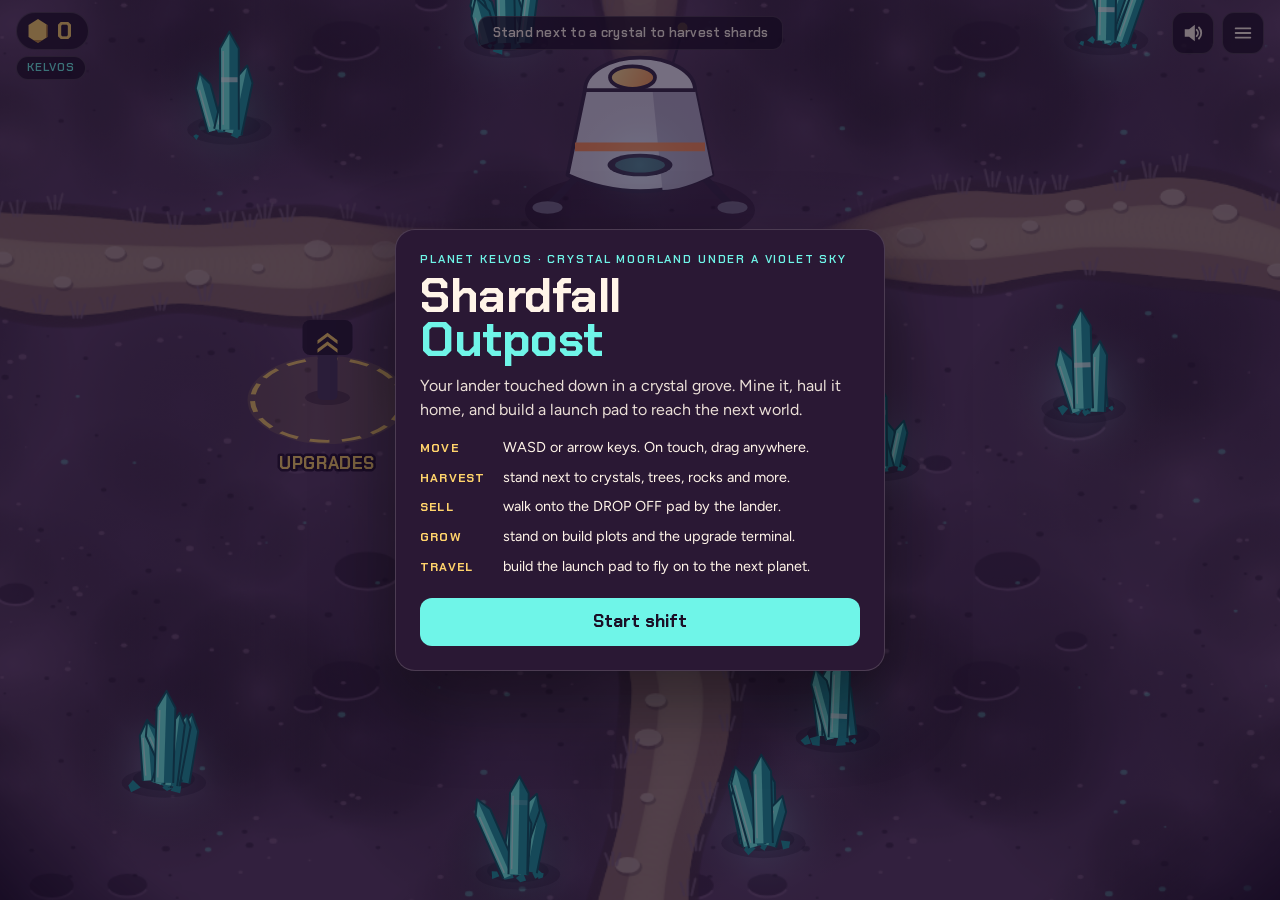
<file: index.html>
<!doctype html>
<html lang="en">
<head>
<meta charset="utf-8">
<meta name="viewport" content="width=device-width, initial-scale=1, viewport-fit=cover, user-scalable=no">
</head>
<body>
<!-- PAGE:START -->
<title>Shardfall Outpost</title>
<meta name="claude:viewport-fit-sides" content="cover">
<link rel="preconnect" href="https://fonts.googleapis.com">
<link rel="preconnect" href="https://fonts.gstatic.com" crossorigin>
<link rel="stylesheet" href="https://fonts.googleapis.com/css2?family=Chakra+Petch:wght@500;600;700&family=Figtree:wght@400;600&display=swap">
<link rel="stylesheet" href="css/style.css">

<div id="app">
  <canvas id="game" aria-label="Game view. Move with WASD, arrow keys, or drag anywhere."></canvas>

  <header id="hud">
    <div class="hud-left">
      <div id="credit-box" class="pill" title="Credits">
        <i class="coin" aria-hidden="true"></i><span id="credits">0</span>
      </div>
      <span id="planet-chip"></span>
    </div>
    <p id="goal" aria-live="polite"></p>
    <div class="hud-buttons">
      <button id="btn-build" class="icon-btn" type="button" aria-label="Build mode" aria-pressed="false" hidden>
        <svg viewBox="0 0 24 24" aria-hidden="true"><path d="M3 21l9-9M14 4l6 6-3 3-6-6z M12.5 5.5L10 3 7 6l2.5 2.5" fill="none"/></svg>
      </button>
      <button id="btn-sound" class="icon-btn" type="button" aria-label="Toggle sound" aria-pressed="true">
        <svg viewBox="0 0 24 24" aria-hidden="true"><path d="M4 9v6h4l5 4V5L8 9H4z"/><path class="wave" d="M16 8.5a5 5 0 0 1 0 7M18.5 6a8.5 8.5 0 0 1 0 12" fill="none"/><path class="cross" d="M16 9l6 6M22 9l-6 6" fill="none"/></svg>
      </button>
      <button id="btn-menu" class="icon-btn" type="button" aria-label="Menu">
        <svg viewBox="0 0 24 24" aria-hidden="true"><path d="M4 7h16M4 12h16M4 17h16" fill="none"/></svg>
      </button>
    </div>
  </header>

  <nav id="buildbar" hidden aria-label="Build tools">
    <p id="build-msg" aria-live="polite"></p>
    <div id="build-sub" class="build-row" hidden></div>
    <div id="build-tools" class="build-row"></div>
  </nav>

  <button id="prompt" type="button" hidden>
    <span class="prompt-dot" aria-hidden="true"></span>
    <span class="prompt-text"><small>Open</small><b id="prompt-title"></b></span>
    <kbd>E</kbd>
  </button>

  <section id="panel" class="sheet station" hidden aria-labelledby="panel-title">
    <div class="station-card">
      <header class="station-head">
        <div>
          <p class="eyebrow" id="panel-eyebrow"></p>
          <h2 id="panel-title"></h2>
        </div>
        <button id="btn-close-panel" class="icon-btn" type="button" aria-label="Close">
          <svg viewBox="0 0 24 24" aria-hidden="true"><path d="M6 6l12 12M18 6L6 18" fill="none"/></svg>
        </button>
      </header>
      <div id="panel-body"></div>
      <p class="panel-hint">Tap a card or press its number. Esc or walking away closes this.</p>
    </div>
  </section>

  <section id="menu" class="sheet" hidden>
    <div class="sheet-card">
      <h2>Outpost log</h2>
      <dl id="menu-stats"></dl>
      <p class="muted">Progress saves automatically in this browser.</p>
      <div class="row">
        <button id="btn-close-menu" class="btn primary" type="button">Back to work</button>
        <button id="btn-reset" class="btn ghost" type="button">Reset progress</button>
      </div>
      <div id="reset-confirm" hidden>
        <p>Erase every credit, upgrade and building?</p>
        <div class="row">
          <button id="btn-reset-yes" class="btn danger" type="button">Erase and restart</button>
          <button id="btn-reset-no" class="btn ghost" type="button">Keep playing</button>
        </div>
      </div>
    </div>
  </section>

  <section id="intro" class="sheet">
    <div class="sheet-card intro-card">
      <p class="eyebrow" id="intro-eyebrow">Planet Kelvos</p>
      <h1>Shardfall<br><span>Outpost</span></h1>
      <p id="intro-sub"></p>
      <ul class="how">
        <li><b>Move</b> WASD or arrow keys. On touch, drag anywhere.</li>
        <li><b>Harvest</b> stand next to crystals, trees, rocks and more.</li>
        <li><b>Sell</b> walk onto the DROP OFF pad by the lander.</li>
        <li><b>Grow</b> stand on build plots and the upgrade terminal.</li>
        <li><b>Travel</b> build the launch pad to fly on to the next planet.</li>
      </ul>
      <button id="btn-start" class="btn primary big" type="button">Start shift</button>
    </div>
  </section>

  <section id="arrive" class="sheet" hidden>
    <div class="sheet-card intro-card">
      <p class="eyebrow" id="arrive-eyebrow"></p>
      <h1 id="arrive-title"></h1>
      <p class="tag" id="arrive-tag"></p>
      <p id="arrive-sub"></p>
      <ul id="arrive-res" class="res-list"></ul>
      <p class="perks-title">You keep for good</p>
      <ul class="perks" id="arrive-perks"></ul>
      <button id="btn-arrive" class="btn primary big" type="button">Start building</button>
    </div>
  </section>
</div>

<script src="js/config.js"></script>
<script src="js/planets.js"></script>
<script src="js/audio.js"></script>
<script src="js/input.js"></script>
<script src="js/save.js"></script>
<script src="js/fx.js"></script>
<script src="js/biomes.js"></script>
<script src="js/world.js"></script>
<script src="js/render.js"></script>
<script src="js/art-far.js"></script>
<script src="js/home.js"></script>
<script src="js/hub.js"></script>
<script src="js/smelter.js"></script>
<script src="js/food.js"></script>
<script src="js/haulers.js"></script>
<script src="js/research.js"></script>
<script src="js/fleet.js"></script>
<script src="js/starmap.js"></script>
<script src="js/fuel.js"></script>
<script src="js/contracts.js"></script>
<script src="js/factory.js"></script>
<script src="js/ui.js"></script>
<script src="js/game.js"></script>
<script>SF.boot();</script>
<!-- PAGE:END -->
</body>
</html>
</file>
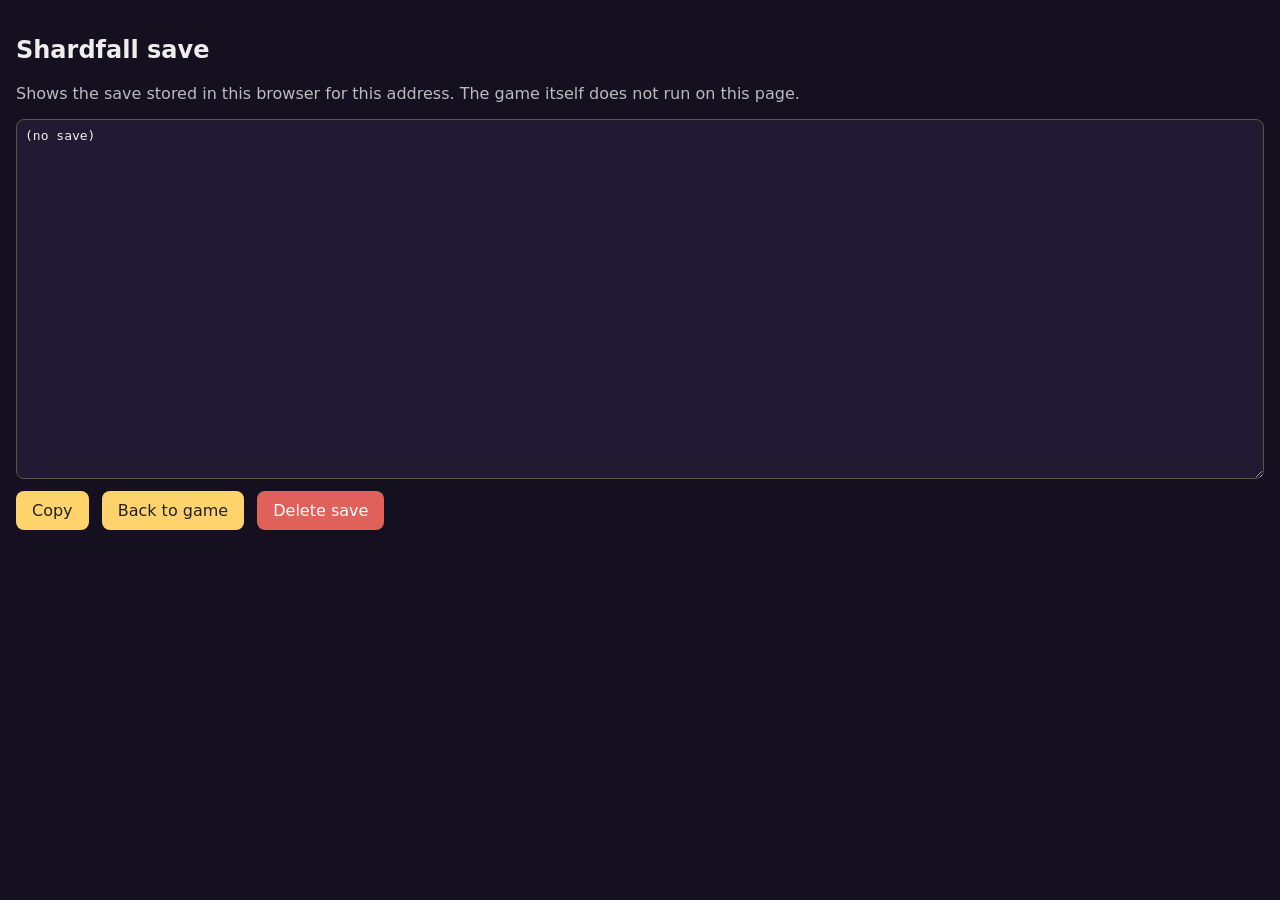
<file: save.html>
<!doctype html>
<html lang="de">
<head>
<meta charset="utf-8">
<meta name="viewport" content="width=device-width, initial-scale=1">
<title>Shardfall save</title>
<style>
  body { font: 16px system-ui, sans-serif; background: #14101f; color: #eee; margin: 0; padding: 16px; }
  textarea { width: 100%; height: 40vh; box-sizing: border-box; font: 13px monospace; background: #221a33; color: #eee; border: 1px solid #554; border-radius: 8px; padding: 8px; }
  button { font: inherit; padding: 10px 16px; margin: 8px 8px 0 0; border-radius: 8px; border: 0; background: #ffd36b; color: #222; }
  button.warn { background: #e0605a; color: #fff; }
  p { color: #bbb; }
</style>
</head>
<body>
<h2>Shardfall save</h2>
<p>Shows the save stored in this browser for this address. The game itself does not run on this page.</p>
<textarea id="t" readonly></textarea>
<div>
  <button id="copy">Copy</button>
  <a href="./"><button>Back to game</button></a>
  <button id="del" class="warn">Delete save</button>
</div>
<p id="msg"></p>
<script>
  const KEY = 'shardfall-outpost-v1';
  const t = document.getElementById('t'), msg = document.getElementById('msg');
  let raw = null;
  try { raw = localStorage.getItem(KEY); } catch (e) { msg.textContent = 'Storage blocked: ' + e; }
  t.value = raw || '(no save)';
  document.getElementById('copy').onclick = async () => {
    try { await navigator.clipboard.writeText(t.value); msg.textContent = 'Copied.'; }
    catch (e) { t.select(); document.execCommand('copy'); msg.textContent = 'Copied.'; }
  };
  document.getElementById('del').onclick = () => {
    if (!confirm('Really delete the save in this browser?')) return;
    try { localStorage.removeItem(KEY); t.value = '(no save)'; msg.textContent = 'Deleted.'; } catch (e) { msg.textContent = String(e); }
  };
</script>
</body>
</html>
</file>
<file: css/style.css>
/* Layout: full-bleed canvas, HUD floats over the top edge, panels rise from the bottom.
   One committed look (dusk on an alien world), so no light theme. */
:root {
  --night: #1b0f26;      /* deepest backdrop */
  --dusk: #2a1834;       /* panel ground */
  --sand: #fff4e8;       /* text on dark */
  --shard: #6ff5e8;      /* crystal cyan, the UI accent */
  --accent: #6ff5e8;     /* current planet's colour, set by the game */
  --credit: #ffd36b;     /* currency gold */
  --ember: #ff8f5a;      /* warnings and suit stripes */
  --line: rgba(255, 244, 232, 0.16);
  --glass: rgba(27, 15, 38, 0.78);
  --display: "Chakra Petch", "Trebuchet MS", sans-serif;
  --body: "Figtree", "Segoe UI", system-ui, sans-serif;
  color-scheme: dark;
}

[hidden] { display: none !important; }
html, body { height: 100%; }
body {
  margin: 0; overflow: hidden;
  background: var(--night); color: var(--sand);
  font-family: var(--body);
  -webkit-tap-highlight-color: transparent;
  touch-action: manipulation; user-select: none; -webkit-user-select: none;
}

#app { position: fixed; inset: 0; }
#game { position: absolute; inset: 0; width: 100%; height: 100%; display: block; touch-action: none; cursor: crosshair; }

/* ---------- HUD ---------- */
#hud {
  position: absolute; left: 0; right: 0; top: 0;
  display: grid; grid-template-columns: auto 1fr auto; align-items: start; gap: 12px;
  padding-top: calc(12px + env(safe-area-inset-top, 0px));
  padding-left: max(16px, env(safe-area-inset-left, 0px));
  padding-right: max(16px, env(safe-area-inset-right, 0px));
  pointer-events: none;
}
#hud > * { pointer-events: auto; }

.hud-left { display: flex; flex-direction: column; align-items: flex-start; gap: 6px; }
#planet-chip {
  padding: 3px 10px; border-radius: 999px; background: var(--glass); border: 1px solid var(--line);
  font: 600 0.72rem/1.4 var(--display); letter-spacing: 0.08em; text-transform: uppercase; color: var(--accent);
}
.pill {
  display: inline-flex; align-items: center; gap: 8px;
  padding: 6px 16px 6px 10px; border-radius: 999px;
  background: var(--glass); border: 1px solid var(--line);
  font: 700 1.5rem/1 var(--display); font-variant-numeric: tabular-nums;
  color: var(--credit); transform-origin: left center; justify-self: start;
  backdrop-filter: blur(6px); -webkit-backdrop-filter: blur(6px);
}

.coin {
  display: inline-block; width: 1em; height: 1em; flex: none;
  background: var(--credit);
  clip-path: polygon(50% 0, 93% 25%, 93% 75%, 50% 100%, 7% 75%, 7% 25%);
  box-shadow: inset -3px -3px 0 rgba(138, 77, 18, 0.55);
}
.pill .coin { width: 22px; height: 24px; }

#goal {
  justify-self: center; margin: 4px 0 0; max-width: 38ch; min-width: 0;
  padding: 7px 14px; border-radius: 10px;
  background: var(--glass); border: 1px solid var(--line);
  font: 600 0.82rem/1.35 var(--display); letter-spacing: 0.02em; text-align: center;
  text-wrap: balance; pointer-events: none !important;
}

.hud-buttons { display: flex; gap: 8px; }
.icon-btn {
  width: 42px; height: 42px; border-radius: 12px; display: grid; place-items: center;
  background: var(--glass); border: 1px solid var(--line); color: var(--sand); cursor: pointer;
}
.icon-btn svg { width: 22px; height: 22px; fill: currentColor; stroke: currentColor; stroke-width: 2; stroke-linecap: round; }
.icon-btn .cross { display: none; }
.icon-btn.off .wave { display: none; }
.icon-btn.off .cross { display: inline; }
.icon-btn.off { color: rgba(255, 244, 232, 0.5); }

button:focus-visible { outline: 3px solid var(--shard); outline-offset: 2px; }

/* ---------- "Open" prompt and station popup ---------- */
#prompt {
  position: absolute; left: 50%; bottom: calc(22px + env(safe-area-inset-bottom, 0px)); transform: translateX(-50%);
  display: inline-flex; align-items: center; gap: 12px; padding: 10px 12px 10px 16px; border-radius: 999px;
  background: var(--glass); border: 1.5px solid var(--accent); color: var(--sand); cursor: pointer;
  backdrop-filter: blur(8px); -webkit-backdrop-filter: blur(8px);
  box-shadow: 0 10px 30px rgba(0, 0, 0, 0.35), 0 0 0 4px rgba(255, 255, 255, 0.04);
  animation: prompt-in 0.25s cubic-bezier(.2, 1.4, .4, 1);
}
#prompt:hover { background: rgba(42, 24, 52, 0.92); }
#prompt:active { transform: translateX(-50%) scale(0.96); }
.prompt-dot { width: 10px; height: 10px; border-radius: 50%; background: var(--accent); box-shadow: 0 0 12px var(--accent); animation: pulse 1.4s infinite; }
.prompt-text { display: grid; text-align: left; }
.prompt-text small { font: 600 0.65rem/1 var(--display); letter-spacing: 0.14em; text-transform: uppercase; opacity: 0.7; }
.prompt-text b { font: 700 1.1rem/1.2 var(--display); }
#prompt kbd { display: grid; place-items: center; width: 30px; height: 30px; border-radius: 9px; background: var(--accent); color: var(--night); font: 700 0.9rem/1 var(--display); }
@media (hover: none) { #prompt kbd { display: none; } #prompt { padding: 14px 22px; } }
@keyframes prompt-in { from { opacity: 0; transform: translate(-50%, 16px); } }
@keyframes pulse { 50% { opacity: 0.45; } }

#panel.station { z-index: 5; grid-template-rows: minmax(0, 1fr); }
#panel { touch-action: pan-y; }
#panel-body { overscroll-behavior: contain; -webkit-overflow-scrolling: touch; touch-action: pan-y; }
.station-card {
  position: relative; display: flex; flex-direction: column;
  width: min(940px, 100%); max-height: calc(100vh - 40px); max-height: calc(100dvh - 40px - env(safe-area-inset-top, 0px) - env(safe-area-inset-bottom, 0px));
  padding: 20px 20px 12px; border-radius: 22px;
  background: linear-gradient(180deg, rgba(255, 244, 232, 0.05), transparent 120px), var(--dusk);
  border: 1px solid var(--line); border-top: 3px solid var(--accent);
  box-shadow: 0 30px 80px rgba(0, 0, 0, 0.5);
  transform: translateY(18px) scale(0.98); opacity: 0;
  transition: transform 0.24s cubic-bezier(.2, 1.3, .4, 1), opacity 0.18s;
}
#panel.open .station-card { transform: none; opacity: 1; }
.station-head { display: flex; justify-content: space-between; align-items: flex-start; gap: 12px; margin: 0 2px 14px; }
.station-head .eyebrow { margin-bottom: 6px; color: var(--accent); }
#panel h2 { margin: 0; font: 700 1.7rem/1 var(--display); color: var(--sand); }
#panel-body { flex: 1; min-height: 0; overflow-y: auto; display: grid; grid-template-columns: repeat(auto-fill, minmax(250px, 1fr)); gap: 12px; padding: 2px 4px 4px 2px; }
.panel-hint { margin: 10px 4px 0; font-size: 0.75rem; opacity: 0.6; }

/* storage overview */
.card.storage { gap: 6px; }
.store-top { display: flex; align-items: baseline; gap: 12px; flex-wrap: wrap; }
.store-top .card-name { padding-right: 0; }
.store { display: grid; gap: 14px; margin-top: 6px; }
.store-group h3 { margin: 0 0 8px; font: 700 0.72rem/1 var(--display); letter-spacing: 0.14em; text-transform: uppercase; color: var(--tint); }
.tiles { display: grid; grid-template-columns: repeat(auto-fill, minmax(150px, 1fr)); gap: 8px; }
.tile {
  position: relative; display: grid; grid-template-columns: 44px 1fr; grid-template-rows: auto auto auto; column-gap: 8px; align-items: center;
  padding: 8px 10px 9px 6px; border-radius: 12px;
  background: linear-gradient(135deg, color-mix(in srgb, var(--tint) 14%, transparent), rgba(255, 244, 232, 0.04));
  border: 1px solid color-mix(in srgb, var(--tint) 30%, transparent);
}
.tile img { grid-row: 1 / 4; width: 44px; height: 44px; filter: drop-shadow(0 3px 4px rgba(0, 0, 0, 0.35)); }
.t-name { font-size: 0.78rem; opacity: 0.85; white-space: nowrap; overflow: hidden; text-overflow: ellipsis; }
.t-num b { font: 700 1.3rem/1.1 var(--display); font-variant-numeric: tabular-nums; }
.t-num small { margin-left: 2px; font: 600 0.75rem/1 var(--display); opacity: 0.55; }
.tile .bar, .meter .bar { display: block; height: 5px; border-radius: 3px; background: rgba(255, 244, 232, 0.1); overflow: hidden; margin-top: 4px; }
.tile .bar i { display: block; height: 100%; border-radius: 3px; background: var(--tint); transition: width 0.3s; }
.tile .bar[hidden] { display: none; }
.tile.empty { opacity: 0.4; filter: saturate(0.4); }
.tile.full { border-color: var(--credit); }
.tile.full .t-num b { color: var(--credit); }
.t-tag { grid-column: 2; margin-top: 4px; font: 700 0.62rem/1 var(--display); letter-spacing: 0.04em; text-transform: uppercase; color: #ffb340; }
.t-tag:empty { display: none; }
.tile.tap { cursor: pointer; }
.tile.tap:hover { border-color: color-mix(in srgb, var(--tint) 70%, transparent); }
.tile.selling { border-color: #ff5a5a; box-shadow: 0 0 0 1px #ff5a5a inset; animation: sell-blink 1s ease-in-out infinite; }
.tile.selling .t-tag { color: #ff6b6b; }
@keyframes sell-blink { 50% { box-shadow: 0 0 10px 1px rgba(255, 90, 90, 0.45) inset; } }
.contract { display: grid; grid-template-columns: 44px 1fr auto; gap: 4px 10px; align-items: center; }
.contract img { width: 44px; height: 44px; grid-row: 1 / 3; }
.contract .c-pay { font: 700 1.05rem/1 var(--display); color: var(--credit); }
.contract .job-chip:disabled { opacity: 0.5; cursor: default; }
.contract .c-row { display: flex; gap: 6px; grid-column: 3; grid-row: 1 / 3; }
.store-empty { margin: 4px 0; opacity: 0.7; font-size: 0.85rem; }
.meters { display: grid; gap: 10px; margin: 6px 0 4px; }
.meter { display: grid; grid-template-columns: 1fr auto; column-gap: 10px; }
.m-label { font: 600 0.85rem/1.2 var(--display); }
.m-val { font: 600 0.78rem/1.2 var(--display); opacity: 0.75; font-variant-numeric: tabular-nums; }
.meter .bar { grid-column: 1 / -1; height: 8px; }
.meter .bar i { display: block; height: 100%; border-radius: 4px; transition: width 0.3s; }

.card {
  position: relative; display: grid; gap: 4px; align-content: start; text-align: left;
  padding: 12px; border-radius: 12px; min-width: 0;
  background: rgba(255, 244, 232, 0.06); border: 1px solid var(--line); color: var(--sand);
  font-family: var(--body); cursor: pointer;
  transition: transform 0.1s, background 0.15s;
}
.card.wide { grid-column: 1 / -1; }
#panel-body.single { grid-template-columns: 1fr; }
.card.info { cursor: default; }
.card.info .res-list { margin: 4px 0; }
.card.travel { border-color: var(--tint, var(--line)); }
.card.travel .card-name { color: var(--tint, var(--sand)); }
.card.launch { background: rgba(255, 211, 107, 0.16); border-color: var(--credit); }
.card.launch .card-name { font-size: 1.25rem; color: var(--credit); }
.card:hover:not(:disabled) { background: rgba(255, 244, 232, 0.11); }
.card:active:not(:disabled) { transform: scale(0.97); }
.card-key {
  position: absolute; top: 10px; right: 10px; width: 20px; height: 20px; border-radius: 6px;
  display: grid; place-items: center; font: 700 0.7rem/1 var(--display); background: var(--line);
}
.card-name { font: 700 1rem/1.15 var(--display); padding-right: 24px; }
.card-lvl { font: 600 0.75rem/1 var(--display); color: var(--shard); letter-spacing: 0.04em; }
.card-eff { font-size: 0.78rem; line-height: 1.3; opacity: 0.8; min-height: 2.6em; }
.card-cost { display: inline-flex; align-items: center; gap: 6px; margin-top: 4px; font: 700 1.15rem/1 var(--display); color: var(--credit); font-variant-numeric: tabular-nums; }
.card-cost .coin { width: 15px; height: 16px; }
.card.poor .card-cost { color: var(--ember); }
.card.poor { opacity: 0.75; }
.card:disabled { opacity: 0.5; cursor: default; }
.card.bought { animation: bought 0.45s ease-out; }
.card.denied { animation: denied 0.3s; }
@keyframes bought { 0% { background: rgba(255, 211, 107, 0.45); transform: scale(1.05); } 100% { background: rgba(255, 244, 232, 0.06); transform: scale(1); } }
@keyframes denied { 25% { transform: translateX(-5px); } 75% { transform: translateX(5px); } }

/* ---------- overlays ---------- */
.sheet {
  position: absolute; inset: 0; display: grid; place-items: center;
  padding-block: calc(16px + env(safe-area-inset-top, 0px)) calc(16px + env(safe-area-inset-bottom, 0px));
  padding-left: max(16px, env(safe-area-inset-left, 0px));
  padding-right: max(16px, env(safe-area-inset-right, 0px));
  background: rgba(18, 8, 30, 0.55);
  transition: opacity 0.4s;
}
.sheet.gone { opacity: 0; pointer-events: none; }
.sheet-card {
  width: min(440px, 100%); max-height: 100%; overflow: auto;
  padding: 24px; border-radius: 20px;
  background: var(--dusk); border: 1px solid var(--line);
  box-shadow: 0 30px 80px rgba(0, 0, 0, 0.45);
}
.sheet-card h2 { margin: 0 0 14px; font: 700 1.3rem/1.1 var(--display); }
.eyebrow { margin: 0 0 8px; font: 600 0.72rem/1 var(--display); letter-spacing: 0.16em; text-transform: uppercase; color: var(--shard); }
.intro-card h1 { margin: 0 0 12px; font: 700 3rem/0.92 var(--display); letter-spacing: -0.01em; text-wrap: balance; }
.intro-card h1 span { color: var(--shard); }
#intro-sub, #arrive-sub { margin: 0 0 16px; line-height: 1.5; opacity: 0.9; }
.tag { margin: -4px 0 12px; font: 600 0.95rem/1.3 var(--display); color: var(--accent); }
.res-list { list-style: none; margin: 0 0 14px; padding: 0; display: flex; flex-wrap: wrap; gap: 6px; }
.res-list li { display: inline-flex; align-items: center; gap: 6px; padding: 4px 10px; border-radius: 999px; background: rgba(255, 244, 232, 0.07); font-size: 0.82rem; }
.res-list i { width: 10px; height: 10px; border-radius: 3px; transform: rotate(45deg); }
.perks-title { margin: 0 0 6px; font: 600 0.72rem/1 var(--display); letter-spacing: 0.14em; text-transform: uppercase; color: var(--credit); }
.perks { margin: 0 0 18px; padding-left: 1.1em; display: grid; gap: 4px; font-size: 0.88rem; line-height: 1.35; }
.perks li::marker { color: var(--credit); }
.how { list-style: none; margin: 0 0 20px; padding: 0; display: grid; gap: 8px; font-size: 0.9rem; line-height: 1.35; }
.how li { display: grid; grid-template-columns: 5.2em 1fr; gap: 8px; }
.how b { font: 700 0.75rem/1.8 var(--display); letter-spacing: 0.1em; text-transform: uppercase; color: var(--credit); }

.row { display: flex; flex-wrap: wrap; gap: 10px; }
.btn { border: 0; border-radius: 12px; padding: 11px 18px; font: 700 0.95rem/1 var(--display); cursor: pointer; }
.btn.primary { background: var(--shard); color: var(--night); }
.btn.big { width: 100%; padding: 15px; font-size: 1.1rem; }
.btn.ghost { background: transparent; color: var(--sand); border: 1px solid var(--line); }
.btn.danger { background: var(--ember); color: var(--night); }
.muted { opacity: 0.65; font-size: 0.85rem; }
#reset-confirm { margin-top: 14px; padding-top: 14px; border-top: 1px solid var(--line); }
#reset-confirm p { margin: 0 0 10px; }

#menu-stats { display: grid; grid-template-columns: 1fr 1fr; gap: 10px; margin: 0 0 14px; }
#menu-stats div { padding: 10px 12px; border-radius: 10px; background: rgba(255, 244, 232, 0.06); }
#menu-stats dt { font-size: 0.75rem; opacity: 0.7; }
#menu-stats dd { margin: 4px 0 0; font: 700 1.3rem/1 var(--display); color: var(--credit); font-variant-numeric: tabular-nums; }

/* ---------- phones ---------- */
@media (max-width: 640px) {
  #hud { grid-template-columns: auto auto; }
  #hud .hud-buttons { justify-self: end; }
  .hud-left { flex-direction: row; align-items: center; }
  #goal { grid-column: 1 / -1; grid-row: 2; margin: 0; font-size: 0.75rem; justify-self: stretch; max-width: none; }
  .pill { font-size: 1.25rem; }
  #panel-body { grid-template-columns: 1fr; gap: 8px; }
  .station-card { padding: 16px 12px 10px; }
  #panel h2 { font-size: 1.35rem; }
  .tiles { grid-template-columns: repeat(auto-fill, minmax(130px, 1fr)); }
  .card.storage { grid-template-columns: 1fr; }
  .card { grid-template-columns: 1fr auto; column-gap: 10px; padding: 10px 12px; }
  .card-key { display: none; }
  .card-name { padding-right: 0; }
  .card-lvl { grid-column: 2; grid-row: 1; justify-self: end; align-self: center; }
  .card-eff { grid-column: 1; min-height: 0; }
  .card-cost { grid-column: 2; grid-row: 2; margin: 0; justify-self: end; }
  .panel-hint { display: none; }
  .intro-card h1 { font-size: 2.4rem; }
}

@media (prefers-reduced-motion: reduce) {
  #panel, .sheet, .station-card { transition: none; }
  #prompt, .prompt-dot { animation: none; }
  .card.bought, .card.denied { animation: none; }
}

/* build menu, research and job picker */
.card .mats { margin: 6px 0 0; gap: 4px; flex-direction: column; align-items: flex-start; flex-wrap: nowrap; }
.card .mats li { font-variant-numeric: tabular-nums; }
.card .mats li { padding: 2px 8px; font-size: 0.72rem; }
.card .mats li.short { color: var(--ember); background: rgba(255, 143, 90, 0.12); }
.card.info.tree-head { grid-column: 1 / -1; padding: 6px 12px; min-height: 0; background: transparent; border-color: transparent; }
.card.info.tree-head .card-name { font-size: 0.95rem; letter-spacing: 0.06em; text-transform: uppercase; }
.card.research { border-color: var(--tint, var(--line)); }
.card.research .card-name { color: var(--tint, var(--sand)); }
.jobs { display: grid; gap: 6px; margin-top: 8px; }
.job-row { display: flex; flex-wrap: wrap; align-items: center; gap: 6px; }
.job-planet { width: 72px; font: 600 0.72rem/1 var(--display); letter-spacing: 0.06em; text-transform: uppercase; opacity: 0.7; }
.job-chip {
  display: inline-flex; align-items: center; gap: 6px; padding: 5px 10px; border-radius: 999px; cursor: pointer;
  border: 1px solid var(--line); background: rgba(255, 244, 232, 0.06); color: var(--sand); font: 600 0.78rem/1 var(--body);
}
.job-chip i { width: 9px; height: 9px; border-radius: 2px; transform: rotate(45deg); }
.job-chip:hover { background: rgba(255, 244, 232, 0.14); }
.job-chip.on { border-color: var(--credit); background: rgba(255, 211, 107, 0.2); color: var(--credit); }
@media (max-width: 600px) { .job-planet { width: 100%; } }
.card.info.tree-head .card-key { display: none; }
.card-key:empty { display: none; }
#panel-body .card.wide:not(.info) { grid-column: auto; }
.job-chip small { font: 600 0.62rem/1 var(--display); letter-spacing: 0.06em; text-transform: uppercase; opacity: 0.6; }
.job-chip.locked { opacity: 0.35; cursor: not-allowed; }

/* star map */
.card.map-card { display: grid; grid-template-columns: 52px 1fr; column-gap: 12px; align-items: start; border-color: color-mix(in srgb, var(--tint) 45%, transparent); }
#panel-body .card.map-card { grid-column: auto; }
.map-card .globe { width: 50px; height: 50px; border-radius: 50%; margin-top: 2px; box-shadow: inset -10px -12px 18px rgba(0, 0, 0, 0.45), 0 0 18px color-mix(in srgb, var(--tint) 40%, transparent); }
.map-card .map-text { display: grid; gap: 4px; min-width: 0; }
.map-card .card-name { color: var(--tint); }
.map-card .card-eff { min-height: 0; }
.map-res { margin: 2px 0; gap: 4px; }
.map-res li { padding: 2px 8px; font-size: 0.7rem; }
.map-res small { opacity: 0.6; font-size: 0.62rem; text-transform: uppercase; letter-spacing: 0.05em; }
.map-stats { display: flex; gap: 12px; font: 600 0.75rem/1 var(--display); opacity: 0.75; }
.map-card .map-go { justify-self: start; margin-top: 4px; padding: 9px 14px; background: var(--tint); }
.map-card .map-go.poor { opacity: 0.6; }
.job-chip.add-rk { border-style: dashed; border-color: var(--credit); color: var(--credit); }
.job-chip.add-rk.short { opacity: 0.6; }
.job-chip.add-rk:disabled { border-style: solid; opacity: 0.7; cursor: default; }

/* ---------- build mode (New Haven's free build area) ---------- */
#btn-build.active { background: var(--credit); color: var(--night); border-color: var(--credit); }
#buildbar {
  position: absolute; left: 0; right: 0; bottom: 0; z-index: 4;
  display: grid; gap: 6px; justify-items: center;
  padding: 0 max(16px, env(safe-area-inset-left, 0px)) calc(12px + env(safe-area-inset-bottom, 0px)) max(16px, env(safe-area-inset-right, 0px));
  pointer-events: none;
}
#buildbar > * { pointer-events: auto; }
#build-msg {
  margin: 0; max-width: 60ch; padding: 6px 12px; border-radius: 10px; background: var(--glass); border: 1px solid var(--line);
  font: 600 0.8rem/1.35 var(--display); text-align: center; pointer-events: none !important;
}
#build-msg.warn { color: #ffb3b3; border-color: rgba(255, 107, 107, 0.6); }
.build-row {
  display: flex; gap: 6px; max-width: 100%; overflow-x: auto; padding: 6px; border-radius: 16px;
  background: var(--glass); border: 1px solid var(--line); backdrop-filter: blur(8px); -webkit-backdrop-filter: blur(8px);
  scrollbar-width: none; touch-action: pan-x;
}
.build-row::-webkit-scrollbar { display: none; }
.build-row .tool {
  flex: none; display: grid; gap: 2px; min-width: 84px; max-width: 150px; padding: 8px 10px; border-radius: 11px; text-align: left;
  background: rgba(255, 244, 232, 0.06); border: 1px solid var(--line); color: var(--sand); cursor: pointer;
}
.build-row .tool b { font: 700 0.9rem/1.1 var(--display); }
.build-row .tool small { font: 400 0.7rem/1.2 var(--body); opacity: 0.75; white-space: nowrap; overflow: hidden; text-overflow: ellipsis; }
.build-row .tool.on { background: var(--credit); color: var(--night); border-color: var(--credit); }
.build-row .tool.off { opacity: 0.5; }
.build-row .tool.done { background: rgba(155, 227, 106, 0.18); border-color: rgba(155, 227, 106, 0.6); }
.card.chosen { border-color: var(--credit); box-shadow: inset 0 0 0 1px var(--credit); }
.card .card-cost img.rec-icon { width: 34px; height: 34px; image-rendering: auto; }
@media (max-width: 640px) {
  .build-row { flex-wrap: wrap; justify-content: center; overflow: visible; }
  .build-row .tool { min-width: 0; max-width: none; padding: 7px 9px; }
  .build-row .tool small { display: none; }
  #build-msg { font-size: 0.74rem; }
}
</file>
